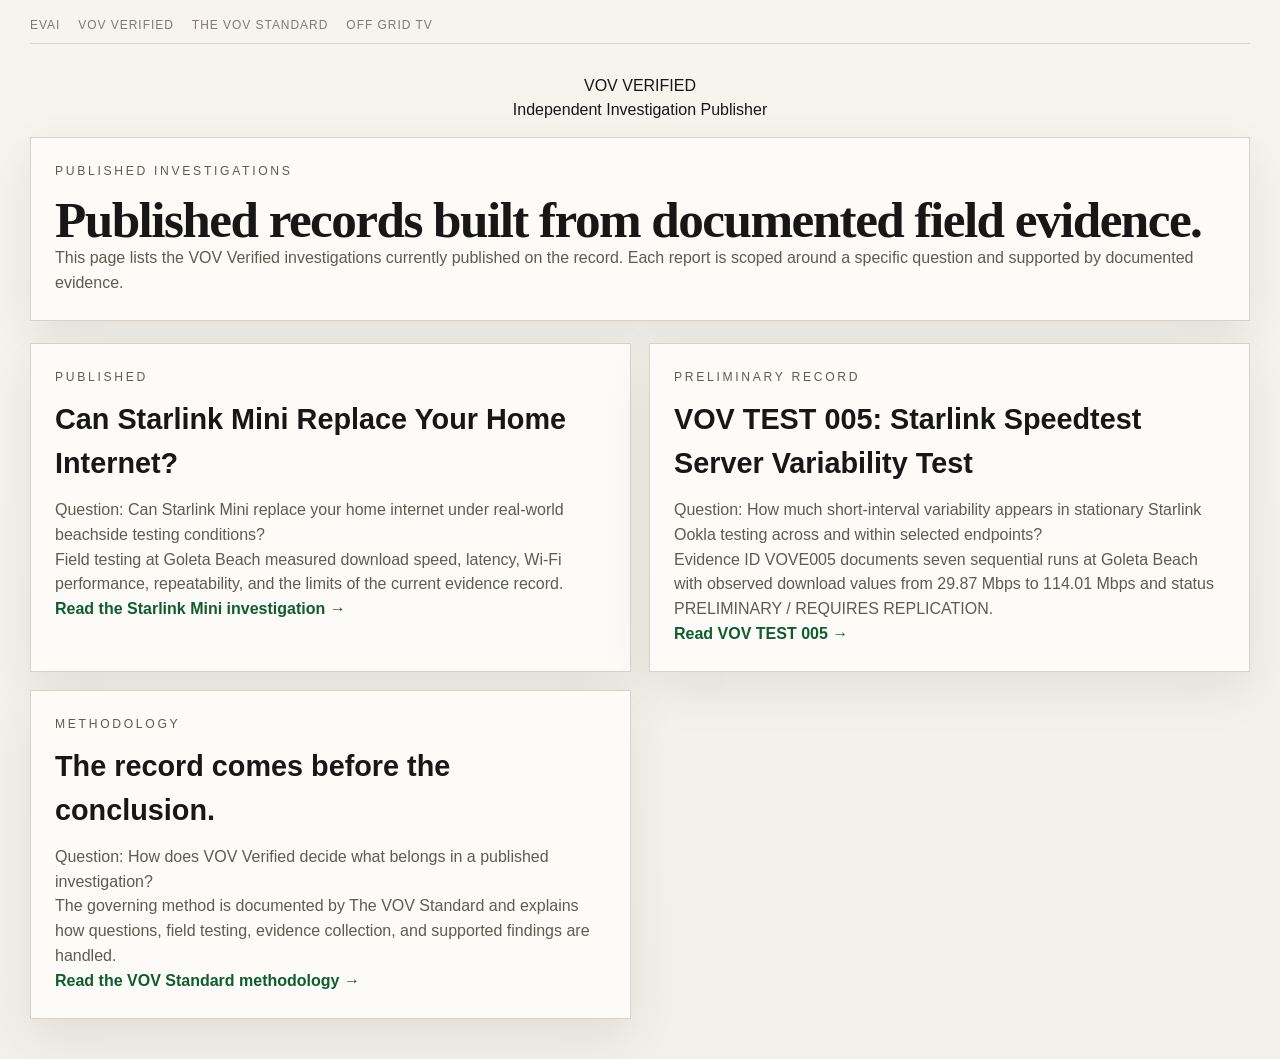
<file: investigations/index.html>
<!DOCTYPE html>
<html lang="en">
<head>
    <meta charset="UTF-8">
    <meta name="viewport" content="width=device-width, initial-scale=1.0">
    <title>Published Investigations | VOV Verified</title>
    <meta name="description" content="Read the published VOV Verified investigations and the evidence-based product testing now available on the record.">
    <meta name="robots" content="index,follow">
    <link rel="canonical" href="https://vovverified.com/investigations/index.html">
    <meta property="og:type" content="website">
    <meta property="og:title" content="Published Investigations | VOV Verified">
    <meta property="og:description" content="Published investigations and field verification records from VOV Verified.">
    <meta property="og:url" content="https://vovverified.com/investigations/index.html">
    <meta property="og:site_name" content="VOV Verified">
    <meta property="og:image" content="https://vovverified.com/assets/Starlink%20speed%20test%20results/homepage%20starlink%20photo.jpeg">
    <meta property="og:image:width" content="2048">
    <meta property="og:image:height" content="1536">
    <meta name="twitter:card" content="summary_large_image">
    <meta name="twitter:title" content="Published Investigations | VOV Verified">
    <meta name="twitter:description" content="Published investigations and field verification records from VOV Verified.">
    <meta name="twitter:image" content="https://vovverified.com/assets/Starlink%20speed%20test%20results/homepage%20starlink%20photo.jpeg">
    <link rel="stylesheet" href="../websites/vovverified/style.css">
    <script type="application/ld+json">
        {
            "@context": "https://schema.org",
            "@graph": [
                {
                    "@type": "CollectionPage",
                    "name": "VOV Verified Published Investigations",
                    "url": "https://vovverified.com/investigations/index.html",
                    "description": "Published VOV Verified investigations available on the public record.",
                    "mainEntity": {
                        "@type": "ItemList",
                        "itemListElement": [
                            {
                                "@type": "ListItem",
                                "position": 1,
                                "url": "https://vovverified.com/investigations/starlink-mini.html",
                                "name": "Can Starlink Mini Replace Your Home Internet?"
                            },
                            {
                                "@type": "ListItem",
                                "position": 2,
                                "url": "https://vovverified.com/investigations/starlink-speedtest-server-variability-vov-test-005.html",
                                "name": "VOV TEST 005 | Starlink Speedtest Server Variability Test"
                            }
                        ]
                    }
                }
            ]
        }
    </script>
</head>
<body>
    <div class="page-shell">
        <header class="top-bar" aria-label="Ecosystem navigation">
            <nav class="top-bar-nav">
                <a href="https://evai.us/">EVAI</a>
                <a href="../index.html">VOV Verified</a>
                <a href="https://vovstandard.com/">The VOV Standard</a>
                <a href="https://offgridtv.com/">Off Grid TV</a>
            </nav>
        </header>

        <header class="masthead" aria-label="VOV Verified masthead">
            <p class="masthead-mark">VOV VERIFIED</p>
            <p class="masthead-subtitle">Independent Investigation Publisher</p>
        </header>

        <main class="published-shell">
            <section class="published-intro">
                <p class="section-kicker">Published Investigations</p>
                <h1>Published records built from documented field evidence.</h1>
                <p>This page lists the VOV Verified investigations currently published on the record. Each report is scoped around a specific question and supported by documented evidence.</p>
            </section>

            <section class="published-grid" aria-label="Published investigation cards">
                <article class="published-card">
                    <p class="section-kicker">Published</p>
                    <h2>Can Starlink Mini Replace Your Home Internet?</h2>
                    <p class="question">Question: Can Starlink Mini replace your home internet under real-world beachside testing conditions?</p>
                    <p>Field testing at Goleta Beach measured download speed, latency, Wi-Fi performance, repeatability, and the limits of the current evidence record.</p>
                    <a class="text-link" href="starlink-mini.html">Read the Starlink Mini investigation</a>
                </article>
                <article class="published-card">
                    <p class="section-kicker">Preliminary Record</p>
                    <h2>VOV TEST 005: Starlink Speedtest Server Variability Test</h2>
                    <p class="question">Question: How much short-interval variability appears in stationary Starlink Ookla testing across and within selected endpoints?</p>
                    <p>Evidence ID VOVE005 documents seven sequential runs at Goleta Beach with observed download values from 29.87 Mbps to 114.01 Mbps and status PRELIMINARY / REQUIRES REPLICATION.</p>
                    <a class="text-link" href="starlink-speedtest-server-variability-vov-test-005.html">Read VOV TEST 005</a>
                </article>
                <article class="published-card">
                    <p class="section-kicker">Methodology</p>
                    <h2>The record comes before the conclusion.</h2>
                    <p class="question">Question: How does VOV Verified decide what belongs in a published investigation?</p>
                    <p>The governing method is documented by The VOV Standard and explains how questions, field testing, evidence collection, and supported findings are handled.</p>
                    <a class="text-link" href="https://vovstandard.com/">Read the VOV Standard methodology</a>
                </article>
            </section>
        </main>
    </div>
</body>
</html>
</file>
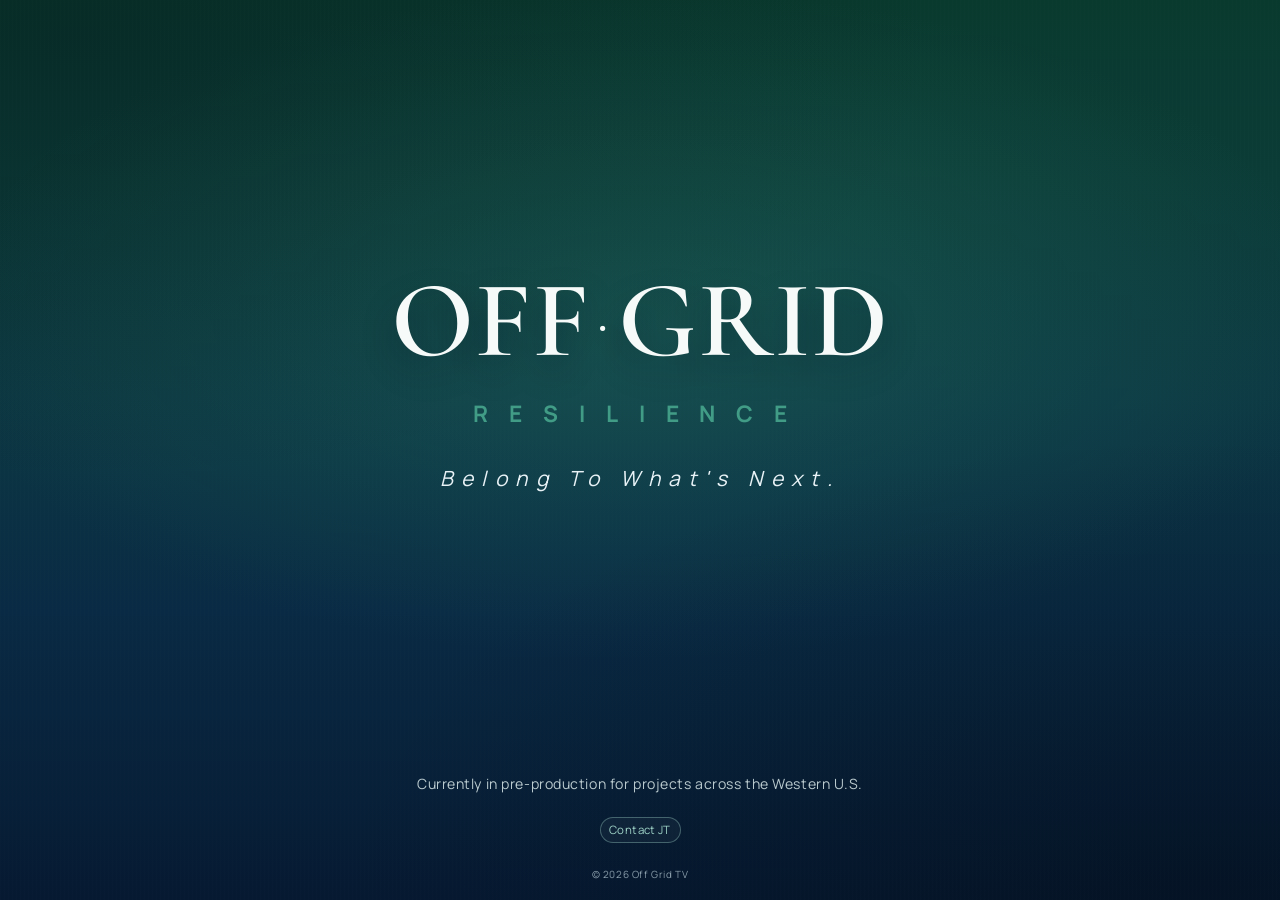
<file: websites/offgridtv/index.html>
<!DOCTYPE html>
<html lang="en">
<head>
    <meta charset="UTF-8">
    <meta name="viewport" content="width=device-width, initial-scale=1.0">
    <meta http-equiv="Cache-Control" content="no-cache, no-store, must-revalidate">
    <meta http-equiv="Pragma" content="no-cache">
    <meta http-equiv="Expires" content="0">
    <title>Off Grid TV | Belong to What's Next</title>
    <meta name="description" content="Off Grid TV explores resilience, stewardship, technology, and life beyond conventional boundaries.">
    <meta name="robots" content="index,follow">
    <link rel="canonical" href="https://offgridtv.com/">
    <meta property="og:type" content="website">
    <meta property="og:title" content="Off Grid TV | Belong to What's Next">
    <meta property="og:description" content="Off Grid TV explores resilience, stewardship, technology, and life beyond conventional boundaries.">
    <meta property="og:url" content="https://offgridtv.com/">
    <meta property="og:site_name" content="Off Grid TV">
    <meta name="twitter:card" content="summary_large_image">
    <meta name="twitter:title" content="Off Grid TV | Belong to What's Next">
    <meta name="twitter:description" content="Off Grid TV explores resilience, stewardship, technology, and life beyond conventional boundaries.">
    <link rel="preconnect" href="https://fonts.googleapis.com">
    <link rel="preconnect" href="https://fonts.gstatic.com" crossorigin>
    <link href="https://fonts.googleapis.com/css2?family=Cormorant+Garamond:wght@500;600;700&family=Manrope:ital,wght@0,400;0,500;0,600;0,700;0,800;1,400&display=swap" rel="stylesheet">
    <link rel="icon" type="image/svg+xml" href="assets/EVAI%20Logo.svg">
    <link rel="shortcut icon" href="assets/EVAI%20Logo.svg">
    <link rel="apple-touch-icon" href="assets/EVAI%20Logo.svg">
    <link rel="stylesheet" href="style.css?v=20260820c">
    <script type="application/ld+json">
        {
            "@context": "https://schema.org",
            "@type": "Organization",
            "name": "Off Grid TV",
            "url": "https://offgridtv.com/",
            "description": "Off Grid TV explores resilience, stewardship, technology, and life beyond conventional boundaries.",
            "sameAs": [
                "https://vovverified.com/",
                "https://vovstandard.com/",
                "https://evai.us/"
            ]
        }
    </script>
</head>
<body>
    <main class="page" aria-label="OFF GRID homepage">
        <section class="hero" aria-label="OFF GRID hero">
            <div class="hero-lockup">
                <h1 class="wordmark" aria-label="OFF GRID wordmark">
                    <span class="word">OFF</span>
                    <span class="separator" aria-hidden="true">&middot;</span>
                    <span class="word">GRID</span>
                </h1>
                <p class="hero-identity">RESILIENCE</p>
                <p class="hero-tagline">Belong To What's Next.</p>
            </div>
        </section>

        <section class="outreach" aria-label="Outreach">
            <p class="outreach-primary">Currently in pre-production for projects across the Western U.S.</p>
            <p class="outreach-secondary"><a class="contact-jt" href="mailto:offgridtv@gmail.com">Contact JT</a></p>
        </section>

        <footer class="site-footer">&copy; 2026 Off Grid TV</footer>
    </main>
</body>
</html>
</file>
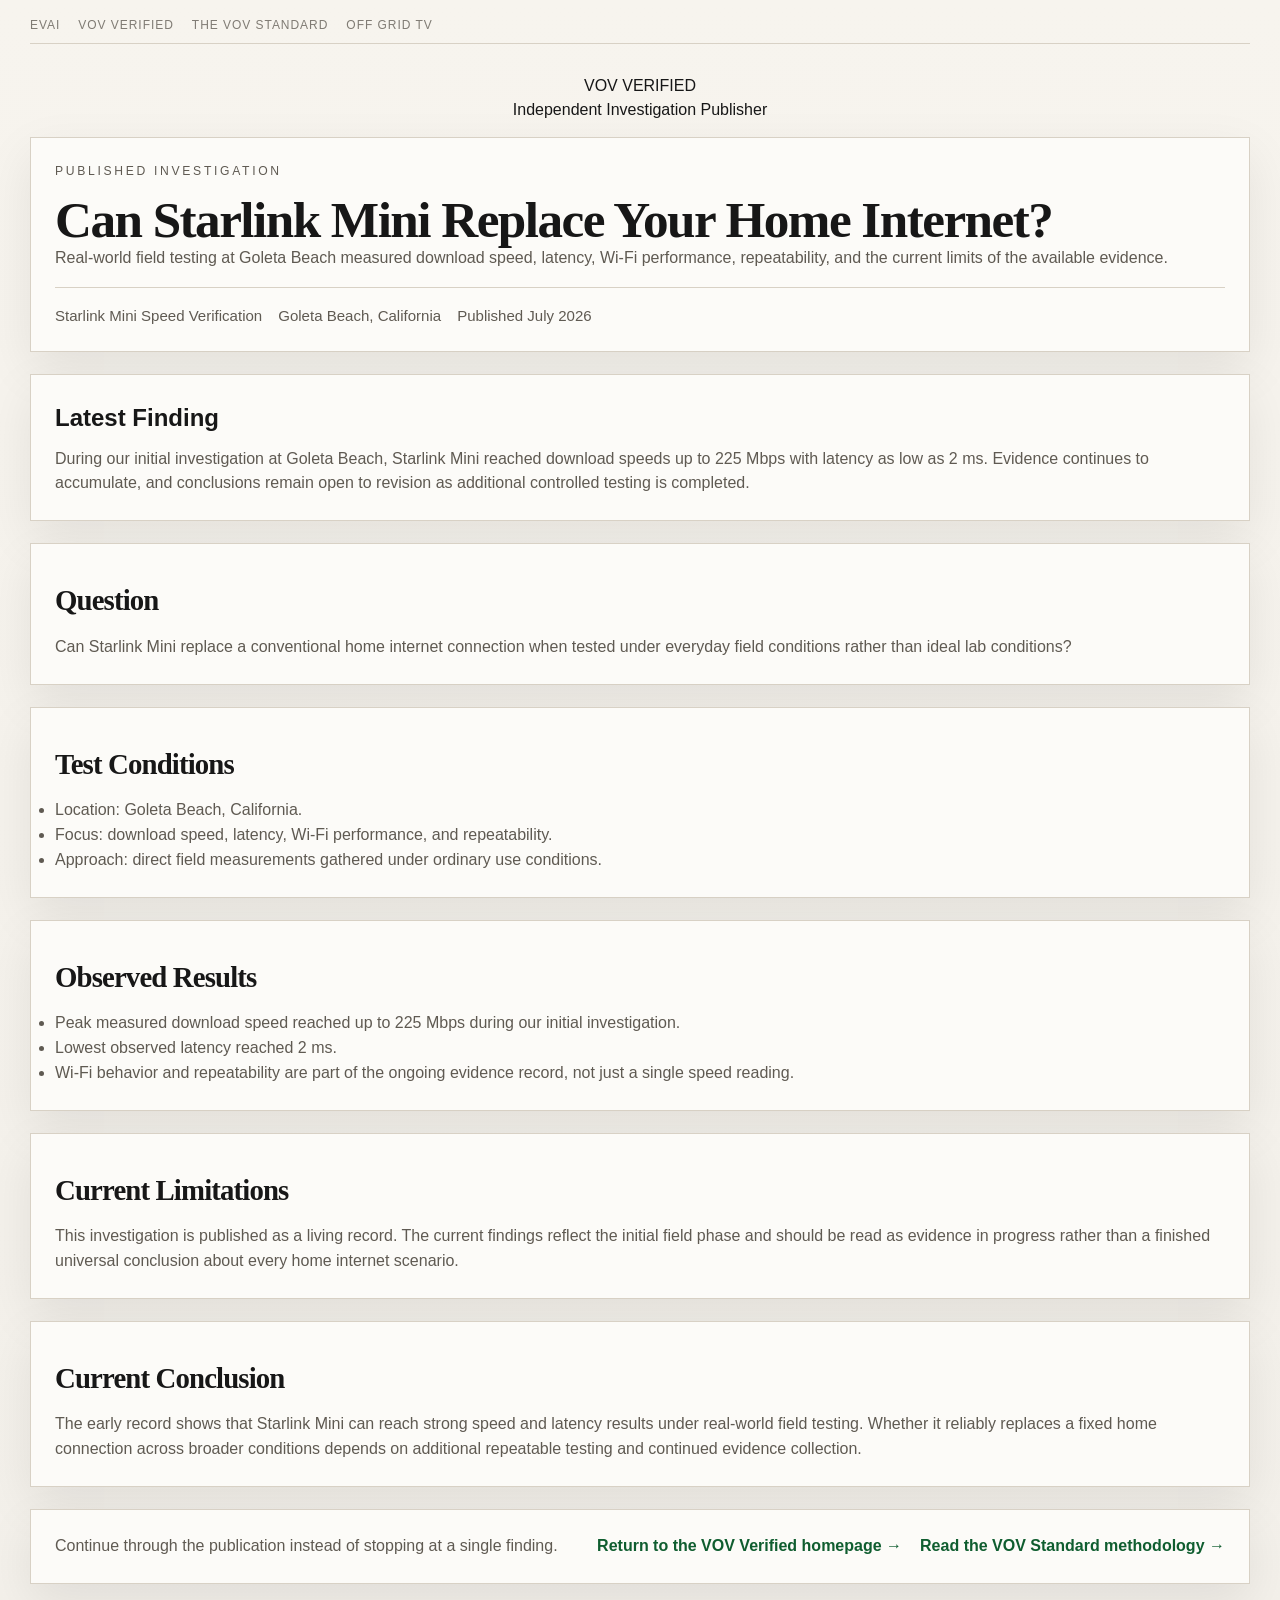
<file: investigations/starlink-mini.html>
<!DOCTYPE html>
<html lang="en">
<head>
    <meta charset="UTF-8">
    <meta name="viewport" content="width=device-width, initial-scale=1.0">
    <title>Can Starlink Mini Replace Your Home Internet? | VOV Verified</title>
    <meta name="description" content="A VOV Verified investigation into Starlink Mini speed verification at Goleta Beach, covering download speed, latency, Wi-Fi performance, repeatability, and current limitations.">
    <meta name="robots" content="index,follow">
    <link rel="canonical" href="https://vovverified.com/investigations/starlink-mini.html">
    <meta property="og:type" content="article">
    <meta property="og:title" content="Can Starlink Mini Replace Your Home Internet? | VOV Verified">
    <meta property="og:description" content="Starlink Mini speed verification from Goleta Beach, California, with field testing notes, findings, and current limits.">
    <meta property="og:url" content="https://vovverified.com/investigations/starlink-mini.html">
    <meta property="og:site_name" content="VOV Verified">
    <meta property="og:image" content="https://vovverified.com/assets/Starlink%20speed%20test%20results/homepage%20starlink%20photo.jpeg">
    <meta property="og:image:width" content="2048">
    <meta property="og:image:height" content="1536">
    <meta name="twitter:card" content="summary_large_image">
    <meta name="twitter:title" content="Can Starlink Mini Replace Your Home Internet? | VOV Verified">
    <meta name="twitter:description" content="Starlink Mini speed verification from Goleta Beach, California, with field testing notes, findings, and current limits.">
    <meta name="twitter:image" content="https://vovverified.com/assets/Starlink%20speed%20test%20results/homepage%20starlink%20photo.jpeg">
    <link rel="stylesheet" href="../websites/vovverified/style.css">
    <script type="application/ld+json">
        {
            "@context": "https://schema.org",
            "@graph": [
                {
                    "@type": "WebPage",
                    "name": "Can Starlink Mini Replace Your Home Internet?",
                    "url": "https://vovverified.com/investigations/starlink-mini.html",
                    "isPartOf": {
                        "@type": "WebSite",
                        "name": "VOV Verified",
                        "url": "https://vovverified.com/"
                    }
                },
                {
                    "@type": "NewsArticle",
                    "headline": "Can Starlink Mini Replace Your Home Internet?",
                    "mainEntityOfPage": "https://vovverified.com/investigations/starlink-mini.html",
                    "url": "https://vovverified.com/investigations/starlink-mini.html",
                    "datePublished": "2026-07-01",
                    "dateModified": "2026-07-01",
                    "articleSection": "Starlink Mini Speed Verification",
                    "keywords": [
                        "Independent Product Testing",
                        "Product Verification",
                        "Real-World Testing",
                        "Speed Testing",
                        "Field Testing",
                        "Original Research"
                    ],
                    "publisher": {
                        "@type": "Organization",
                        "name": "VOV Verified"
                    },
                    "author": {
                        "@type": "Organization",
                        "name": "VOV Verified"
                    },
                    "description": "Real-world field testing measured download speed, latency, Wi-Fi performance, and repeatability under everyday conditions."
                }
            ]
        }
    </script>
</head>
<body>
    <div class="page-shell">
        <header class="top-bar" aria-label="Ecosystem navigation">
            <nav class="top-bar-nav">
                <a href="https://evai.us/">EVAI</a>
                <a href="../index.html">VOV Verified</a>
                <a href="https://vovstandard.com/">The VOV Standard</a>
                <a href="https://offgridtv.com/">Off Grid TV</a>
            </nav>
        </header>

        <header class="masthead" aria-label="VOV Verified masthead">
            <p class="masthead-mark">VOV VERIFIED</p>
            <p class="masthead-subtitle">Independent Investigation Publisher</p>
        </header>

        <main class="article-shell">
            <article class="article-header">
                <p class="section-kicker">Published Investigation</p>
                <h1>Can Starlink Mini Replace Your Home Internet?</h1>
                <p>Real-world field testing at Goleta Beach measured download speed, latency, Wi-Fi performance, repeatability, and the current limits of the available evidence.</p>
                <div class="article-header-meta">
                    <span>Starlink Mini Speed Verification</span>
                    <span>Goleta Beach, California</span>
                    <span>Published July 2026</span>
                </div>
            </article>

            <section class="article-highlight">
                <h2>Latest Finding</h2>
                <p>During our initial investigation at Goleta Beach, Starlink Mini reached download speeds up to 225 Mbps with latency as low as 2 ms. Evidence continues to accumulate, and conclusions remain open to revision as additional controlled testing is completed.</p>
            </section>

            <section class="article-panel">
                <h2>Question</h2>
                <p>Can Starlink Mini replace a conventional home internet connection when tested under everyday field conditions rather than ideal lab conditions?</p>
            </section>

            <section class="article-panel">
                <h2>Test Conditions</h2>
                <ul>
                    <li>Location: Goleta Beach, California.</li>
                    <li>Focus: download speed, latency, Wi-Fi performance, and repeatability.</li>
                    <li>Approach: direct field measurements gathered under ordinary use conditions.</li>
                </ul>
            </section>

            <section class="article-panel">
                <h2>Observed Results</h2>
                <ul>
                    <li>Peak measured download speed reached up to 225 Mbps during our initial investigation.</li>
                    <li>Lowest observed latency reached 2 ms.</li>
                    <li>Wi-Fi behavior and repeatability are part of the ongoing evidence record, not just a single speed reading.</li>
                </ul>
            </section>

            <section class="article-panel">
                <h2>Current Limitations</h2>
                <p>This investigation is published as a living record. The current findings reflect the initial field phase and should be read as evidence in progress rather than a finished universal conclusion about every home internet scenario.</p>
            </section>

            <section class="article-panel">
                <h2>Current Conclusion</h2>
                <p>The early record shows that Starlink Mini can reach strong speed and latency results under real-world field testing. Whether it reliably replaces a fixed home connection across broader conditions depends on additional repeatable testing and continued evidence collection.</p>
            </section>

            <nav class="article-nav" aria-label="Article navigation">
                <p>Continue through the publication instead of stopping at a single finding.</p>
                <div class="article-nav-links">
                    <a class="text-link" href="../index.html">Return to the VOV Verified homepage</a>
                    <a class="text-link" href="https://vovstandard.com/">Read the VOV Standard methodology</a>
                </div>
            </nav>
        </main>
    </div>
</body>
</html>
</file>
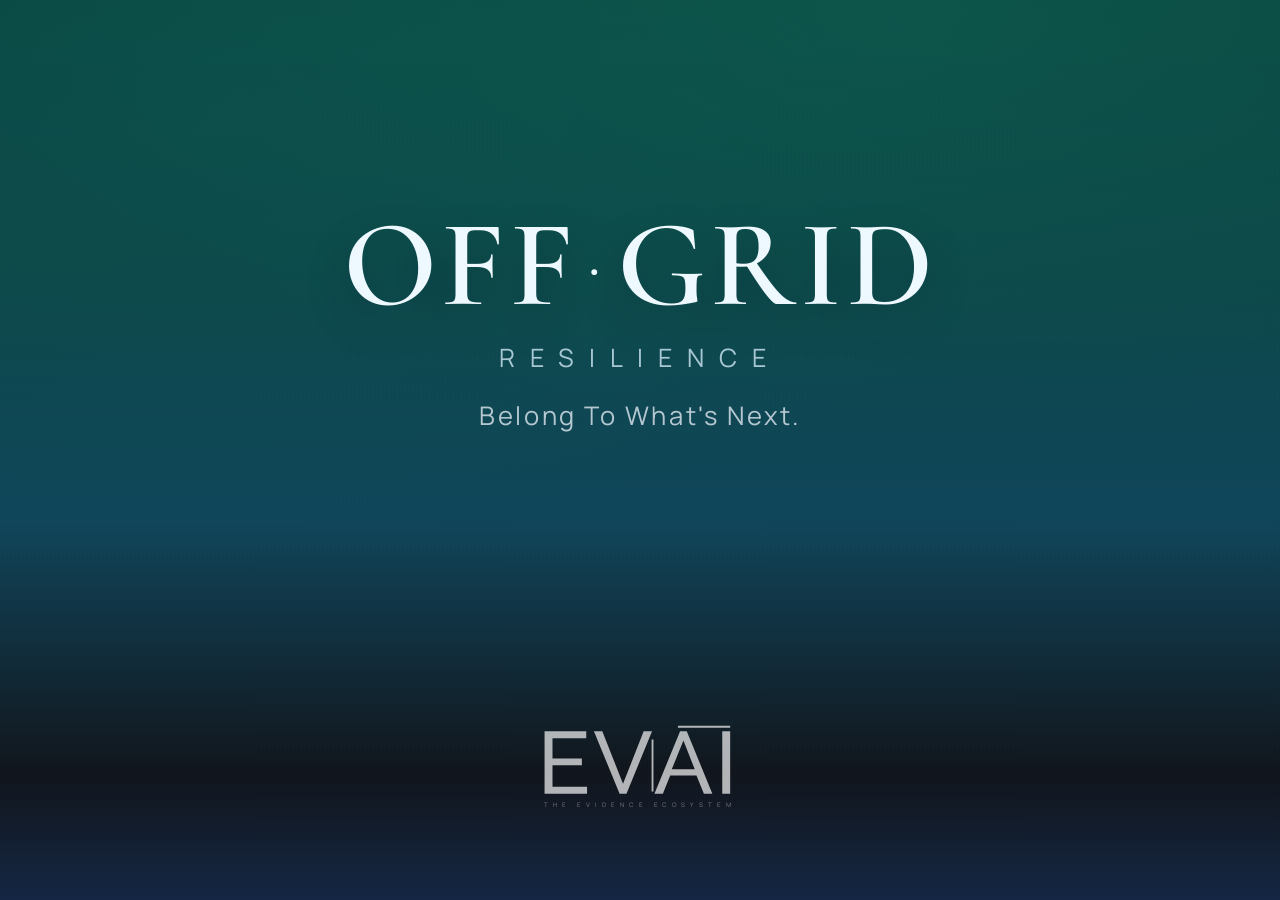
<file: websites/offgridtv/index-local-prototype.html>
<!DOCTYPE html>
<html lang="en">
<head>
    <meta charset="UTF-8">
    <meta name="viewport" content="width=device-width, initial-scale=1.0">
    <meta http-equiv="Cache-Control" content="no-cache, no-store, must-revalidate">
    <meta http-equiv="Pragma" content="no-cache">
    <meta http-equiv="Expires" content="0">
    <title>OFF GRID | Local Hero Prototype</title>
    <meta name="description" content="Local-only OFF GRID hero direction study.">
    <meta name="robots" content="noindex,nofollow">
    <link rel="preconnect" href="https://fonts.googleapis.com">
    <link rel="preconnect" href="https://fonts.gstatic.com" crossorigin>
    <link href="https://fonts.googleapis.com/css2?family=Cormorant+Garamond:wght@500;600&family=Manrope:wght@400;500;600&display=swap" rel="stylesheet">
    <link rel="icon" type="image/svg+xml" href="assets/EVAI%20Logo.svg">
    <link rel="shortcut icon" href="assets/EVAI%20Logo.svg">
    <link rel="apple-touch-icon" href="assets/EVAI%20Logo.svg">
    <link rel="stylesheet" href="style-local-prototype.css?v=20260813e">
</head>
<body>
    <main class="page" aria-label="OFF GRID local prototype">
        <section class="hero" aria-label="OFF GRID hero">
            <div class="hero-lockup">
                <h1 class="wordmark" aria-label="OFF GRID wordmark">
                    <span class="word">OFF</span>
                    <span class="separator" aria-hidden="true">&middot;</span>
                    <span class="word">GRID</span>
                </h1>
                <p class="hero-identity">RESILIENCE</p>
                <p class="hero-tagline">Belong To What's Next.</p>
            </div>
        </section>

        <footer class="ecosystem" aria-label="EVAI ecosystem footer">
            <div class="logo-lockup">
                <img class="bookend-logo" src="assets/EVAI%20Logo.svg" alt="EVAI logo" width="280" height="105" decoding="async">
                <p class="ecosystem-overline">THE EVIDENCE ECOSYSTEM</p>
            </div>
        </footer>
    </main>
</body>
</html>
</file>
<file: websites/vovverified/style.css>
:root {
    --page: #f3f0ea;
    --paper: #fcfbf8;
    --card: #ffffff;
    --ink: #171717;
    --muted: #5f5a52;
    --line: #d8d1c5;
    --line-strong: #b8af9f;
    --accent: #0f5d2f;
    --accent-soft: #e7f0e8;
    --dark: #121212;
    --shadow: 0 18px 48px rgba(18, 18, 18, 0.08);
    --max: 1220px;
}

* {
    box-sizing: border-box;
    margin: 0;
    padding: 0;
}

html {
    scroll-behavior: smooth;
}

body {
    background: linear-gradient(180deg, #f7f4ee 0%, var(--page) 100%);
    color: var(--ink);
    font-family: Aptos, "Segoe UI", Arial, sans-serif;
    line-height: 1.55;
}

a {
    color: inherit;
}

.page-shell {
    width: min(var(--max), calc(100% - 32px));
    margin: 0 auto;
    padding: 10px 0 40px;
}

.ecosystem-top {
    background: var(--paper);
    border: 1px solid var(--line);
    box-shadow: var(--shadow);
    border-radius: 14px;
    padding: 18px 18px 16px;
    text-align: center;
}

.ecosystem-top-bar {
    display: flex;
    justify-content: center;
    flex-wrap: wrap;
    gap: 8px;
    margin-bottom: 12px;
}

.ecosystem-chip {
    border: 1px solid var(--line-strong);
    border-radius: 999px;
    padding: 6px 12px;
    font-size: 0.75rem;
    letter-spacing: 0.08em;
    text-transform: uppercase;
    text-decoration: none;
    color: var(--muted);
    background: #f7f4ee;
}

.ecosystem-chip-active {
    background: var(--ink);
    color: #ffffff;
    border-color: var(--ink);
}

.ecosystem-overline {
    margin-top: 6px;
    font-size: 0.72rem;
    letter-spacing: 0.2em;
    text-transform: uppercase;
    color: #4f4a43;
}

.ecosystem-title {
    margin-top: 16px;
    font-family: "Iowan Old Style", Georgia, serif;
    font-size: 1.12rem;
    font-weight: 500;
    letter-spacing: 0.06em;
    color: var(--ink);
    text-transform: uppercase;
}

.ecosystem-subtitle {
    margin-top: 7px;
    font-family: "Iowan Old Style", Georgia, serif;
    font-size: 1.02rem;
    font-weight: 500;
    letter-spacing: 0.05em;
    color: var(--ink);
    text-transform: uppercase;
    white-space: nowrap;
}

.ecosystem-subtitle span {
    font-weight: 700;
}

.ecosystem-footer-new {
    margin-top: 22px;
    padding: 28px;
    text-align: center;
    background: var(--paper);
    border: 1px solid var(--line);
    border-radius: 14px;
    box-shadow: var(--shadow);
}

.ecosystem-link-row {
    margin-top: 12px;
    display: flex;
    justify-content: center;
    flex-wrap: wrap;
    gap: 10px 16px;
}

.ecosystem-link-row a {
    text-decoration: none;
    color: var(--muted);
    font-weight: 700;
    letter-spacing: 0.08em;
    font-size: 0.78rem;
    text-transform: uppercase;
}

.ecosystem-link-row a:hover {
    text-decoration: underline;
}

.top-bar {
    border-bottom: 1px solid var(--line);
    padding: 6px 0 8px;
}

.top-bar-nav {
    display: flex;
    gap: 18px;
    flex-wrap: wrap;
    font-size: 0.75rem;
    letter-spacing: 0.08em;
    text-transform: uppercase;
}

.top-bar-nav a {
    color: var(--muted);
    text-decoration: none;
    opacity: 0.78;
}

.top-bar-nav a:hover,
.top-bar-nav a[aria-current="page"] {
    color: var(--muted);
    opacity: 1;
}

.masthead {
    padding: 30px 0 14px;
    text-align: center;
}

.bookend-logo {
    display: block;
    width: clamp(150px, 16.5vw, 220px);
    height: auto;
    margin: 0 auto 10px;
}

.section-kicker {
    font-size: 0.76rem;
    letter-spacing: 0.22em;
    text-transform: uppercase;
    color: var(--muted);
}

.masthead-publication {
    font-family: "Iowan Old Style", Georgia, serif;
    font-size: 1.38rem;
    font-weight: 600;
    letter-spacing: 0.19em;
    text-transform: uppercase;
    color: var(--ink);
}

.masthead-ecosystem,
.footer-ecosystem {
    margin-top: 6px;
    font-size: 0.72rem;
    letter-spacing: 0.2em;
    text-transform: uppercase;
    color: #4f4a43;
}

.masthead-thesis,
.footer-thesis {
    margin-top: 16px;
    font-family: "Iowan Old Style", Georgia, serif;
    font-size: 1.12rem;
    font-weight: 500;
    letter-spacing: 0.06em;
    color: var(--ink);
    text-transform: uppercase;
}

.masthead-verified,
.footer-verified {
    font-weight: 700;
}

.masthead-process,
.footer-process {
    margin-top: 7px;
    font-family: "Iowan Old Style", Georgia, serif;
    font-size: 1.02rem;
    font-weight: 500;
    letter-spacing: 0.05em;
    color: var(--ink);
    text-transform: uppercase;
    white-space: nowrap;
}

.masthead-entity,
.footer-entity {
    margin-top: 12px;
    font-size: 0.87rem;
    font-weight: 600;
    letter-spacing: 0.2em;
    text-transform: uppercase;
    color: var(--muted);
}

.entity-link {
    text-decoration: none;
    transition: transform 140ms ease;
}

.entity-link:hover {
    text-decoration: none;
    transform: scale(1.035);
}

.masthead-standard,
.masthead-publisher,
.footer-standard,
.footer-publisher {
    display: block;
    width: 16rem;
    text-align: center;
    margin-left: auto;
    margin-right: auto;
}

.masthead-standard,
.footer-standard {
    font-size: 1.1745rem;
    text-transform: none;
    white-space: nowrap;
}

.masthead-publisher,
.footer-publisher {
    font-size: 1.1745rem;
    color: #433f39;
}

.masthead-entity + .masthead-entity,
.footer-entity + .footer-entity {
    margin-top: 4px;
}

.masthead-rule {
    width: min(620px, 100%);
    margin: 17px auto 14px;
    border: 0;
    border-top: 1px solid var(--line-strong);
}

.masthead-publication {
    font-size: 1.15rem;
    letter-spacing: 0.24em;
}

.footer-copyright {
    margin-top: 12px;
    font-size: 0.82rem;
    letter-spacing: 0.08em;
    text-transform: uppercase;
    color: var(--ink);
}

.cover-story,
.finding-card,
.evidence-gallery,
.standard-section,
.ecosystem-footer-new {
    background: var(--paper);
    border: 1px solid var(--line);
    box-shadow: var(--shadow);
}

.cover-story {
    position: relative;
    display: block;
    min-height: clamp(500px, 72svh, 860px);
    overflow: hidden;
    padding: 0;
    background: #0c0f14;
}

.cover-visual {
    margin: 0;
    position: absolute;
    inset: 0;
}

.cover-visual::after {
    content: "";
    position: absolute;
    inset: 0;
    background:
    linear-gradient(180deg, rgba(7, 10, 16, 0.05) 0%, rgba(7, 10, 16, 0.05) 40%, rgba(7, 10, 16, 0.22) 76%, rgba(7, 10, 16, 0.4) 100%),
    linear-gradient(90deg, rgba(7, 10, 16, 0.52) 0%, rgba(7, 10, 16, 0.34) 20%, rgba(7, 10, 16, 0.12) 44%, rgba(7, 10, 16, 0) 74%);
}

.cover-image {
    display: block;
    width: 100%;
    height: 100%;
    object-fit: cover;
    object-position: 52% 60%;
    background: #d8d1c5;
    transform: scale(1.01);
}

.cover-copy {
    position: relative;
    z-index: 1;
    display: flex;
    flex-direction: column;
    justify-content: flex-end;
    min-height: clamp(500px, 72svh, 860px);
    max-width: 650px;
    padding: clamp(28px, 4.6vw, 52px);
}

.cover-copy h1,
.finding-card h2,
.section-heading h2,
.ecosystem-stack h2,
.investigation-body h3 {
    font-family: "Iowan Old Style", Georgia, serif;
    font-weight: 600;
    letter-spacing: -0.03em;
    color: var(--ink);
}

.cover-copy h1 {
    font-size: clamp(2.9rem, 5.7vw, 5.35rem);
    line-height: 0.92;
    margin: 10px 0 18px;
    max-width: none;
    color: #f7f2e8;
    text-shadow: 0 10px 32px rgba(0, 0, 0, 0.34);
}

.cover-copy h1 span {
    display: block;
}

.cover-meta {
    list-style: none;
    display: grid;
    gap: 6px;
    margin: 0;
    padding: 0;
    max-width: 22ch;
    font-size: 0.82rem;
    letter-spacing: 0.11em;
    text-transform: uppercase;
    color: rgba(246, 241, 232, 0.82);
}

.cover-link,
.text-link {
    width: fit-content;
    color: var(--accent);
    text-decoration: none;
    font-weight: 600;
}

.cover-link::after,
.text-link::after {
    content: " →";
}

.cover-copy .section-kicker {
    color: rgba(246, 241, 232, 0.76);
    margin-bottom: 2px;
}

.cover-link {
    margin-top: 20px;
    padding: 0;
    border: 0;
    color: #f7f2e8;
    background: transparent;
    font-size: 0.98rem;
    letter-spacing: 0.03em;
    font-weight: 500;
}

.cover-link:hover {
    background: transparent;
    text-decoration: underline;
}

.cover-link:hover,
.text-link:hover {
    text-decoration: underline;
}

.finding-card,
.evidence-gallery,
.standard-section,
.ecosystem-footer-new {
    margin-top: 22px;
    padding: 28px;
}

.finding-card h2 {
    margin: 10px 0 14px;
    font-size: clamp(1.9rem, 3vw, 3rem);
    max-width: 24ch;
}

.finding-card p,
.flow-step p,
.investigation-body p,
.section-heading p {
    color: var(--muted);
}

.finding-card p {
    max-width: 58ch;
    margin-bottom: 14px;
}

.evidence-gallery {
    margin-top: 22px;
    padding: 28px;
}

.gallery-groups {
    display: grid;
    gap: 16px;
}

.gallery-group {
    background: var(--card);
    border: 1px solid var(--line);
    padding: 18px;
}

.gallery-group h3 {
    font-family: "Iowan Old Style", Georgia, serif;
    font-size: 1.28rem;
    letter-spacing: -0.01em;
    margin-bottom: 12px;
}

.gallery-grid {
    display: grid;
    grid-template-columns: repeat(auto-fit, minmax(130px, 160px));
    justify-content: start;
    gap: 12px;
}

.gallery-grid figure {
    background: #f7f4ee;
    border: 1px solid var(--line);
    overflow: hidden;
}

.gallery-grid img {
    display: block;
    width: 100%;
    height: 110px;
    object-fit: cover;
    object-position: center center;
    background: #d8d1c5;
}

/* Keep top generic speed tests cropped and centered. */
.gallery-group[aria-labelledby="google-tests-title"] .gallery-grid img {
    object-fit: cover;
    object-position: 50% 50%;
}

/* Show complete frames for Ookla and iPhone shots so key values stay centered. */
.gallery-group[aria-labelledby="ookla-tests-title"] .gallery-grid img,
.gallery-group[aria-labelledby="starlink-tests-title"] .gallery-grid img {
    object-fit: contain;
    background: #0b0b0b;
}

.gallery-group[aria-labelledby="ookla-tests-title"] .gallery-grid img {
    object-position: 50% 56%;
}

.gallery-group[aria-labelledby="starlink-tests-title"] .gallery-grid img {
    object-position: 50% 52%;
}

.gallery-grid figcaption {
    padding: 8px 10px;
    font-size: 0.84rem;
    letter-spacing: 0.04em;
    text-transform: uppercase;
    color: var(--muted);
}

.section-heading {
    margin-bottom: 22px;
}

.section-heading h2 {
    margin-top: 10px;
    font-size: clamp(1.8rem, 3vw, 2.8rem);
}

.standard-flow {
    display: grid;
    grid-template-columns: repeat(4, minmax(0, 1fr));
    gap: 18px;
    margin-bottom: 18px;
}

.flow-step {
    padding: 20px 18px;
    border-top: 2px solid var(--line-strong);
    background: var(--card);
}

.flow-step h3 {
    font-size: 1.1rem;
    margin-bottom: 8px;
}

.published-shell,
.article-shell {
    display: grid;
    gap: 22px;
}

.published-intro,
.published-card,
.article-header,
.article-panel,
.article-highlight,
.article-nav {
    background: var(--paper);
    border: 1px solid var(--line);
    box-shadow: var(--shadow);
}

.published-intro,
.published-card,
.article-header,
.article-panel,
.article-highlight,
.article-nav {
    padding: 24px;
}

.published-intro h1,
.article-header h1,
.article-panel h2 {
    font-family: "Iowan Old Style", Georgia, serif;
    font-weight: 600;
    letter-spacing: -0.03em;
    color: var(--ink);
}

.published-intro h1,
.article-header h1 {
    margin-top: 12px;
    font-size: clamp(2.2rem, 4vw, 4rem);
    line-height: 1.04;
}

.published-intro p,
.published-card p,
.article-header p,
.article-panel p,
.article-panel li,
.article-highlight p,
.article-nav p {
    color: var(--muted);
}

.published-grid {
    display: grid;
    grid-template-columns: repeat(2, minmax(0, 1fr));
    gap: 18px;
}

.published-card h2,
.article-panel h2 {
    margin: 10px 0 12px;
    font-size: 1.8rem;
}

.published-card .question,
.article-panel ul,
.article-panel ol {
    margin-top: 10px;
}

.published-card .text-link {
    margin-top: 12px;
}

.article-header-meta {
    display: flex;
    flex-wrap: wrap;
    gap: 10px 16px;
    margin-top: 16px;
    padding-top: 16px;
    border-top: 1px solid var(--line);
    color: var(--muted);
    font-size: 0.94rem;
}

.article-highlight h2 {
    margin-bottom: 10px;
    font-size: 1.5rem;
}

.article-nav {
    display: flex;
    justify-content: space-between;
    gap: 16px;
    align-items: center;
}

.article-nav-links {
    display: flex;
    flex-wrap: wrap;
    gap: 12px 18px;
}

@media (max-width: 1024px) {
    .cover-story,
    .standard-flow,
    .published-grid {
        grid-template-columns: 1fr;
    }
}

@media (max-width: 720px) {
    .page-shell {
        width: min(var(--max), calc(100% - 20px));
        padding-bottom: 24px;
    }

    .cover-story,
    .finding-card,
    .evidence-gallery,
    .standard-section,
    .ecosystem-footer-new,
    .ecosystem-top,
    .published-intro,
    .published-card,
    .article-header,
    .article-panel,
    .article-highlight,
    .article-nav {
        padding: 20px;
    }

    .cover-meta,
    .footer-meta,
    .top-bar-nav,
    .article-header-meta,
    .article-nav,
    .ecosystem-stack {
        flex-direction: column;
        gap: 8px;
    }

    .cover-image {
        min-height: 280px;
        object-position: 58% 58%;
    }

    .cover-story {
        min-height: 78svh;
    }

    .cover-copy {
        min-height: 78svh;
        max-width: none;
        padding: 22px 18px 24px;
    }

    .cover-copy .section-kicker {
        margin-bottom: 4px;
    }

    .cover-copy h1 {
        font-size: clamp(2.45rem, 11.4vw, 3.7rem);
        line-height: 0.9;
        margin: 8px 0 16px;
    }

    .cover-meta {
        max-width: 17ch;
        gap: 5px;
        font-size: 0.72rem;
        letter-spacing: 0.09em;
    }

    .cover-link {
        margin-top: 18px;
        font-size: 0.94rem;
    }

    .cover-story,
    .cover-copy {
        min-height: 72svh;
    }

    .cover-copy {
        padding: 22px;
    }

    .cover-copy h1 {
        font-size: clamp(2.6rem, 12vw, 4rem);
        max-width: 9ch;
    }

    .cover-meta {
        font-size: 0.76rem;
        gap: 6px;
        letter-spacing: 0.07em;
    }

    .masthead-process,
    .footer-process,
    .ecosystem-subtitle {
        white-space: normal;
    }

    .bookend-logo {
        width: clamp(132px, 42vw, 186px);
        margin-bottom: 8px;
    }
}
</file>
<file: websites/offgridtv/style.css>
* { box-sizing: border-box; margin: 0; padding: 0; }

:root {
    --fog: #d7d8d2;
    --stone: #97998f;
    --earth: #6c6559;
    --moss: #5a634f;
    --evergreen: #313c31;
    --canopy: #242c26;
    --charcoal: #151816;
    --shadow-ink: rgba(6, 24, 40, 0.4);
    --hero-ink: #f6faf9;
    --hero-identity: rgba(67, 159, 136, 0.97);
    --hero-tagline: rgba(240, 248, 252, 0.97);
}

html {
    height: 100%;
    overflow: hidden;
    background: #071b34;
}

body { height: 100%; }

body {
    min-height: 100vh;
    min-height: 100svh;
    overflow: hidden;
    overscroll-behavior: none;
    color: var(--hero-ink);
    font-family: "Manrope", "Segoe UI", Arial, sans-serif;
    background:
    radial-gradient(130% 95% at 6% 4%, rgba(4, 12, 22, 0.32) 0%, rgba(4, 12, 22, 0) 52%),
    radial-gradient(130% 95% at 94% 98%, rgba(3, 9, 18, 0.42) 0%, rgba(3, 9, 18, 0) 52%),
    radial-gradient(92% 62% at 50% 36%, rgba(44, 128, 110, 0.3) 0%, rgba(44, 128, 110, 0) 60%),
    linear-gradient(180deg, #0a3a2e 0%, #0c3d38 20%, #0d3a44 44%, #0a2c46 68%, #071b34 100%);
}

body::before {
    content: "";
    position: fixed;
    inset: 0;
    pointer-events: none;
    background:
        radial-gradient(90% 60% at 50% 34%, rgba(50, 138, 118, 0.1) 0%, rgba(50, 138, 118, 0) 60%),
        linear-gradient(180deg, rgba(20, 70, 58, 0.08) 0%, rgba(14, 54, 66, 0.14) 42%, rgba(10, 26, 46, 0.22) 88%, rgba(8, 18, 34, 0.2) 100%),
        repeating-linear-gradient(90deg, rgba(255, 255, 255, 0.02), rgba(255, 255, 255, 0.02) 1px, rgba(0, 0, 0, 0) 1px, rgba(0, 0, 0, 0) 4px);
    opacity: 0.4;
    z-index: 0;
}

.page {
    position: relative;
    z-index: 1;
    min-height: 100vh;
    min-height: 100svh;
    height: 100vh;
    height: 100svh;
    overflow: hidden;
    display: flex;
    flex-direction: column;
    justify-content: space-between;
    padding: clamp(0.9rem, 2.4vh, 1.45rem) 0 1.2rem;
    isolation: isolate;
}

.hero {
    display: grid;
    place-items: center;
    align-content: center;
    flex: 1 1 auto;
    min-height: 0;
    padding: clamp(0.7rem, 2vh, 1.6rem) 1rem;
}

.hero-lockup {
    display: grid;
    justify-items: center;
    text-align: center;
    gap: 0;
    margin-top: -2.8vh;
    transform-origin: center center;
    animation: rise-in 820ms cubic-bezier(0.16, 1, 0.3, 1) both;
}

.wordmark {
    display: inline-flex;
    align-items: center;
    gap: clamp(0.2rem, 0.6vw, 0.48rem);
    font-family: "Cormorant Garamond", "Times New Roman", serif;
    font-weight: 600;
    font-size: clamp(3.5rem, 12vw, 8.4rem);
    line-height: 0.84;
    letter-spacing: clamp(0.01em, 0.07vw, 0.018em);
    text-transform: uppercase;
    color: var(--hero-ink);
    text-shadow: 0 18px 40px var(--shadow-ink);
    font-feature-settings: "kern" 1;
    text-rendering: optimizeLegibility;
    animation: fade-lift 980ms cubic-bezier(0.16, 1, 0.3, 1) both;
}

.wordmark .word {
    display: inline-block;
}

.separator {
    display: inline-block;
    font-size: 0.44em;
    line-height: 1;
    transform: translateY(0.03em);
    margin-left: 0.03em;
    margin-right: 0.06em;
}

.hero-identity {
    margin: clamp(1.6rem, 3.6vw, 2.4rem) 0 0;
    font-weight: 700;
    font-size: clamp(1.3rem, 2.35vw, 1.76rem);
    letter-spacing: clamp(0.72em, 2vw, 1.1em);
    white-space: nowrap;
    text-transform: uppercase;
    color: var(--hero-identity);
    animation: fade-lift 1080ms cubic-bezier(0.16, 1, 0.3, 1) both;
    animation-delay: 120ms;
}

.hero-tagline {
    margin: clamp(1.8rem, calc(5.2vw - 0.8rem), 2.8rem) 0 0;
    font-style: italic;
    font-weight: 400;
    font-size: clamp(1.26rem, 2.02vw, 1.79rem);
    line-height: 1.3;
    letter-spacing: 0.4em;
    color: var(--hero-tagline);
    animation: fade-lift 1140ms cubic-bezier(0.16, 1, 0.3, 1) both;
    animation-delay: 210ms;
}

.outreach {
    width: min(100% - 2rem, 48rem);
    margin: 0 auto;
    color: rgba(226, 240, 240, 0.82);
    text-align: center;
}

.outreach-primary {
    font-size: clamp(0.78rem, 1.2vw, 0.88rem);
    line-height: 1.65;
    letter-spacing: 0.04em;
    white-space: nowrap;
}

.outreach-secondary {
    margin-top: 1.35rem;
    color: rgba(211, 231, 239, 0.8);
    font-size: clamp(0.68rem, 1vw, 0.78rem);
    line-height: 1.7;
    letter-spacing: 0.03em;
}

.outreach a {
    display: inline-flex;
    align-items: center;
    justify-content: center;
    min-height: 1.38rem;
    padding: 0.16rem 0.54rem;
    color: rgba(170, 226, 211, 0.92);
    font-size: 0.92em;
    text-decoration: none;
    text-underline-offset: 0.18em;
    border: 1px solid rgba(170, 226, 211, 0.34);
    border-radius: 999px;
    background: rgba(246, 250, 249, 0.035);
    transition: color 180ms ease, border-color 180ms ease, background-color 180ms ease, box-shadow 180ms ease;
}

.outreach a:hover {
    color: rgba(182, 235, 221, 0.98);
    border-color: rgba(182, 235, 221, 0.62);
    background: rgba(182, 235, 221, 0.08);
    box-shadow: 0 0 0.85rem rgba(182, 235, 221, 0.18);
}

.outreach a:focus-visible {
    color: rgba(182, 235, 221, 0.98);
    outline: 2px solid rgba(182, 235, 221, 0.78);
    outline-offset: 0.18rem;
    border-color: rgba(182, 235, 221, 0.72);
    background: rgba(182, 235, 221, 0.08);
}

.site-footer {
    margin: clamp(1rem, 2.6vh, 1.8rem) auto 0;
    color: rgba(211, 231, 239, 0.64);
    font-size: 0.62rem;
    letter-spacing: 0.06em;
    text-align: center;
}

@keyframes rise-in {
    from {
        transform: translateY(20px) scale(0.808);
        opacity: 0;
    }
    to {
        transform: translateY(0) scale(0.808);
        opacity: 1;
    }
}

@keyframes fade-lift {
    from {
        transform: translateY(10px);
        opacity: 0;
    }
    to {
        transform: translateY(0);
        opacity: 1;
    }
}

@media (max-width: 640px) {
    .hero {
        padding: 0.6rem 0.75rem 0;
    }

    .hero-identity {
        font-size: clamp(1.04rem, 4.4vw, 1.3rem);
        letter-spacing: 0.37em;
    }

    .hero-tagline {
        font-size: clamp(1.06rem, 5vw, 1.34rem);
        letter-spacing: 0.05em;
    }

    .outreach-primary {
        font-size: clamp(0.56rem, 2.45vw, 0.78rem);
        letter-spacing: 0.02em;
    }
}
</file>
<file: websites/offgridtv/style-local-prototype.css>
* { box-sizing: border-box; margin: 0; padding: 0; }

:root {
    --fog: #d7d8d2;
    --stone: #97998f;
    --earth: #6c6559;
    --moss: #5a634f;
    --evergreen: #313c31;
    --canopy: #242c26;
    --charcoal: #151816;
    --shadow-ink: rgba(6, 24, 40, 0.34);
    --hero-ink: #eef8ff;
    --hero-identity: rgba(212, 235, 246, 0.78);
    --hero-tagline: rgba(223, 239, 248, 0.82);
    --footer-ink: rgba(191, 214, 229, 0.68);
    --evai-mark-width: min(84vw, 520px);
}

html, body { min-height: 100%; }

body {
    min-height: 100vh;
    color: var(--hero-ink);
    font-family: "Manrope", "Segoe UI", Arial, sans-serif;
    background:
    radial-gradient(132% 84% at 72% 0%, rgba(14, 112, 93, 0.3) 0%, rgba(14, 112, 93, 0) 56%),
    radial-gradient(116% 80% at 16% 12%, rgba(12, 92, 89, 0.28) 0%, rgba(12, 92, 89, 0) 60%),
    linear-gradient(180deg, #0b4640 0%, #0d4747 30%, #10475c 58%, #12161d 86%, #152744 100%);
}

body::before {
    content: "";
    position: fixed;
    inset: 0;
    pointer-events: none;
    background:
        linear-gradient(180deg, rgba(40, 137, 116, 0.07) 0%, rgba(19, 80, 114, 0.13) 42%, rgba(18, 22, 29, 0.2) 88%, rgba(21, 39, 68, 0.16) 100%),
        repeating-linear-gradient(90deg, rgba(255, 255, 255, 0.02), rgba(255, 255, 255, 0.02) 1px, rgba(0, 0, 0, 0) 1px, rgba(0, 0, 0, 0) 4px);
    opacity: 0.34;
    z-index: 0;
}

.page {
    position: relative;
    z-index: 1;
    min-height: 100vh;
    display: flex;
    flex-direction: column;
    justify-content: space-between;
    isolation: isolate;
}

.hero {
    display: grid;
    place-items: center;
    align-content: center;
    min-height: 68vh;
    padding: clamp(1rem, 2.6vw, 2.2rem) 1rem 0;
}

.hero-lockup {
    display: grid;
    justify-items: center;
    text-align: center;
    gap: clamp(0.9rem, 2.2vw, 1.5rem);
    animation: rise-in 820ms cubic-bezier(0.16, 1, 0.3, 1) both;
}

.wordmark {
    display: inline-flex;
    align-items: center;
    gap: clamp(0.24rem, 0.7vw, 0.54rem);
    font-family: "Cormorant Garamond", "Times New Roman", serif;
    font-weight: 600;
    font-size: clamp(3.2rem, 11.2vw, 7.7rem);
    line-height: 0.84;
    letter-spacing: clamp(0.038em, 0.24vw, 0.065em);
    text-transform: uppercase;
    color: var(--hero-ink);
    text-shadow: 0 16px 38px var(--shadow-ink);
    animation: fade-lift 980ms cubic-bezier(0.16, 1, 0.3, 1) both;
}

.wordmark .word {
    display: inline-block;
}

.separator {
    display: inline-block;
    font-size: 0.44em;
    line-height: 1;
    transform: translateY(0.03em);
    margin-left: 0.03em;
    margin-right: 0.06em;
}

.hero-identity {
    margin: 0;
    font-size: clamp(1.2rem, 2.1vw, 1.58rem);
    letter-spacing: clamp(0.4em, 1.16vw, 0.62em);
    white-space: nowrap;
    text-transform: uppercase;
    color: var(--hero-identity);
    animation: fade-lift 1080ms cubic-bezier(0.16, 1, 0.3, 1) both;
    animation-delay: 120ms;
}

.hero-tagline {
    margin: 0;
    font-size: clamp(1.26rem, 2vw, 1.76rem);
    line-height: 1.3;
    letter-spacing: 0.1em;
    color: rgba(228, 236, 244, 0.78);
    animation: fade-lift 1140ms cubic-bezier(0.16, 1, 0.3, 1) both;
    animation-delay: 210ms;
}

.ecosystem {
    display: flex;
    justify-content: center;
    align-items: center;
    min-height: 19vh;
    padding: clamp(0.8rem, 3vh, 1.6rem) 1rem clamp(0.7rem, 2.6vh, 1.4rem);
    overflow: hidden;
    color: var(--footer-ink);
    font-family: "Manrope", "Segoe UI", Arial, sans-serif;
}

.logo-lockup {
    display: inline-flex;
    flex-direction: column;
    align-items: center;
    gap: 0;
    transform: scale(0.385);
    transform-origin: center center;
}

.bookend-logo {
    display: block;
    width: var(--evai-mark-width);
    height: auto;
    filter: brightness(0) invert(1);
    opacity: 0.68;
}

.ecosystem-overline {
    display: block;
    width: var(--evai-mark-width);
    text-align: center;
    margin-top: 6px;
    font-size: 1rem;
    letter-spacing: 0.84em;
    word-spacing: 0;
    text-transform: uppercase;
    color: rgba(245, 242, 234, 0.46);
    white-space: nowrap;
}

.bookend-logo {
    transition: opacity 200ms ease, filter 200ms ease, transform 200ms ease;
}

.ecosystem-overline {
    transition: color 200ms ease;
}

.logo-lockup:hover .bookend-logo {
    opacity: 0.75;
    filter: brightness(0) invert(1) drop-shadow(0 0 3px rgba(245, 242, 234, 0.12));
    transform: translateY(-1px);
}

.logo-lockup:hover .ecosystem-overline {
    color: rgba(245, 242, 234, 0.92);
}

@keyframes rise-in {
    from {
        transform: translateY(20px);
        opacity: 0;
    }
    to {
        transform: translateY(0);
        opacity: 1;
    }
}

@keyframes fade-lift {
    from {
        transform: translateY(10px);
        opacity: 0;
    }
    to {
        transform: translateY(0);
        opacity: 1;
    }
}

@media (max-width: 640px) {
    .hero {
        min-height: 65vh;
        padding: 0.85rem 0.75rem 0;
    }

    .hero-lockup {
        gap: 0.8rem;
    }

    .hero-identity {
        font-size: clamp(1.04rem, 4.4vw, 1.3rem);
        letter-spacing: 0.36em;
    }

    .hero-tagline {
        font-size: clamp(1.06rem, 5vw, 1.34rem);
        letter-spacing: 0.075em;
    }

    .ecosystem {
        min-height: 18vh;
        padding: 0.7rem 0.75rem 0.85rem;
    }

    .logo-lockup {
        transform: scale(0.3);
    }

    .ecosystem-overline {
        font-size: 1rem;
        letter-spacing: 0.84em;
        word-spacing: 0;
    }
}
</file>
